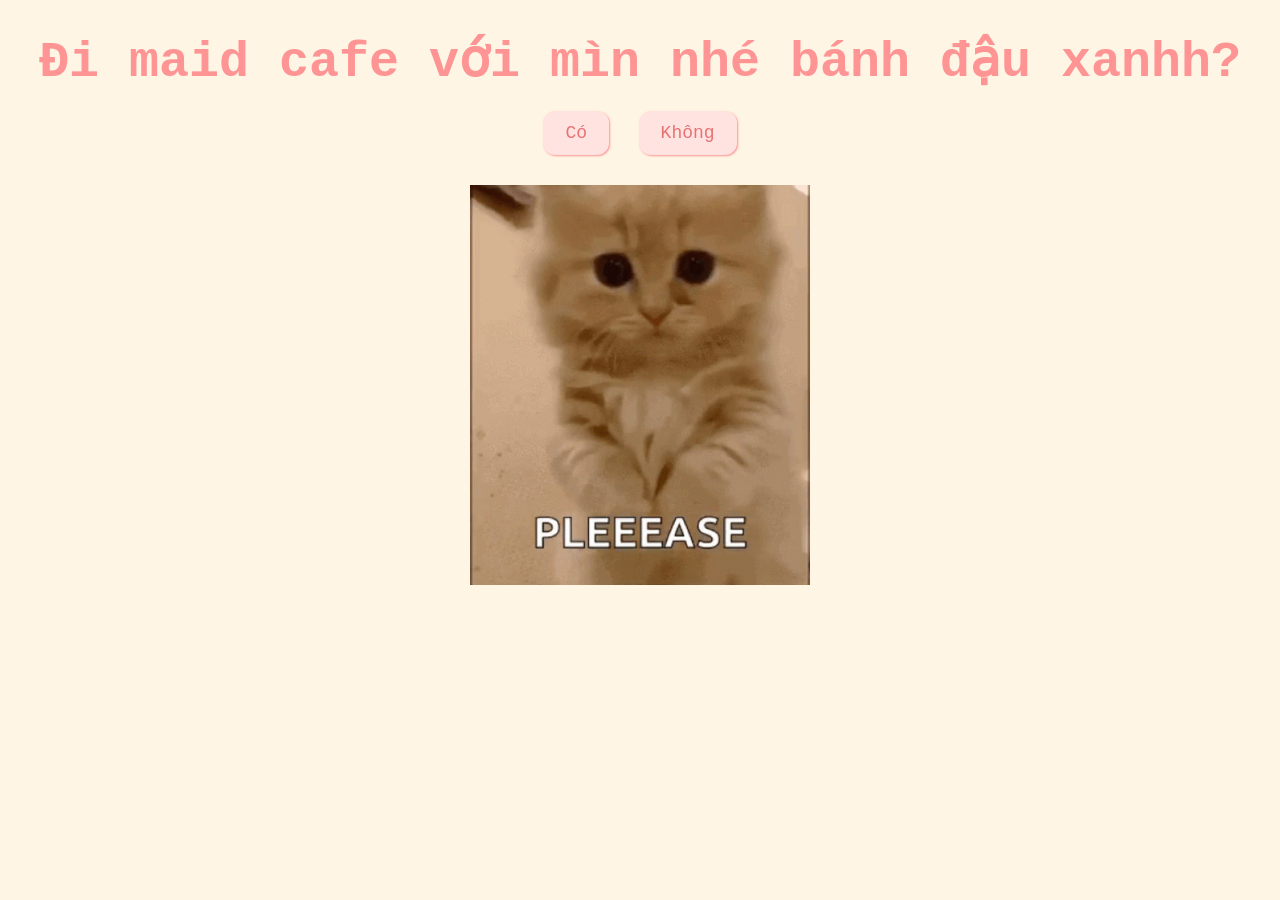
<file: index.html>
<!DOCTYPE html>
<html lang="en">
  <head>
    <meta charset="UTF-8" />
    <meta name="viewport" content="width=device-width, initial-scale=1.0" />
    <title>Be My Valentine</title>
    <link rel="stylesheet" href="css/valentine.css" />
  </head>
  <body>
    <div id="valentineQuestion"><b>Đi maid cafe với mìn nhé bánh đậu xanhh?</b></div>
    <button class="answerButton" id="yesButton" onclick="location.href='thankyou.html'">
      Có
    </button>
    <button class="answerButton" id="noButton">Không</button>
    <br />
    <img src="cat.gif" alt="cat asking question" class="responsive" />

    <script>
      const yesButton = document.getElementById("yesButton");
      const noButton = document.getElementById("noButton");
      let noClickCount = 0;
      const maxNoClickBeforeReveal = 7;

      noButton.addEventListener("click", function (event) {
        event.preventDefault();
        noClickCount += 1;

        if (noClickCount >= maxNoClickBeforeReveal) {
          yesButton.style.position = "fixed";
          yesButton.style.left = "0";
          yesButton.style.top = "0";
          yesButton.style.width = "100vw";
          yesButton.style.height = "100vh";
          yesButton.style.margin = "0";
          yesButton.style.padding = "0";
          yesButton.style.borderRadius = "0";
          yesButton.style.fontSize = "72px";
          yesButton.style.zIndex = "9999";
          yesButton.style.opacity = "1";
          yesButton.style.background = "#fff5e4";
          yesButton.style.boxShadow = "none";
          yesButton.style.transform = "scale(1)";
          yesButton.style.transition = "all 0.3s ease";

          noButton.style.opacity = "0";
          noButton.style.pointerEvents = "none";
          noButton.style.transform = "scale(0.8)";
          noButton.style.transition = "all 0.25s ease";

          document.body.style.overflow = "hidden";
          return;
        }

        const currentFontSize = parseInt(
          window.getComputedStyle(yesButton).fontSize,
          10
        );
        const nextFontSize = currentFontSize + 12;
        yesButton.style.fontSize = `${nextFontSize}px`;
        yesButton.style.transition = "font-size 0.25s ease, transform 0.25s ease";
        yesButton.style.transform = "scale(1.05)";

        setTimeout(() => {
          yesButton.style.transform = "scale(1)";
        }, 180);

        const maxX = window.innerWidth - 220;
        const maxY = window.innerHeight - 220;
        const randomX = Math.random() * maxX;
        const randomY = Math.random() * maxY;

        noButton.style.position = "absolute";
        noButton.style.left = randomX + "px";
        noButton.style.top = randomY + "px";
        noButton.style.transform = "scale(1.05)";

        setTimeout(() => {
          noButton.style.transform = "scale(1)";
        }, 180);
      });
    </script>
  </body>
</html>
</file>
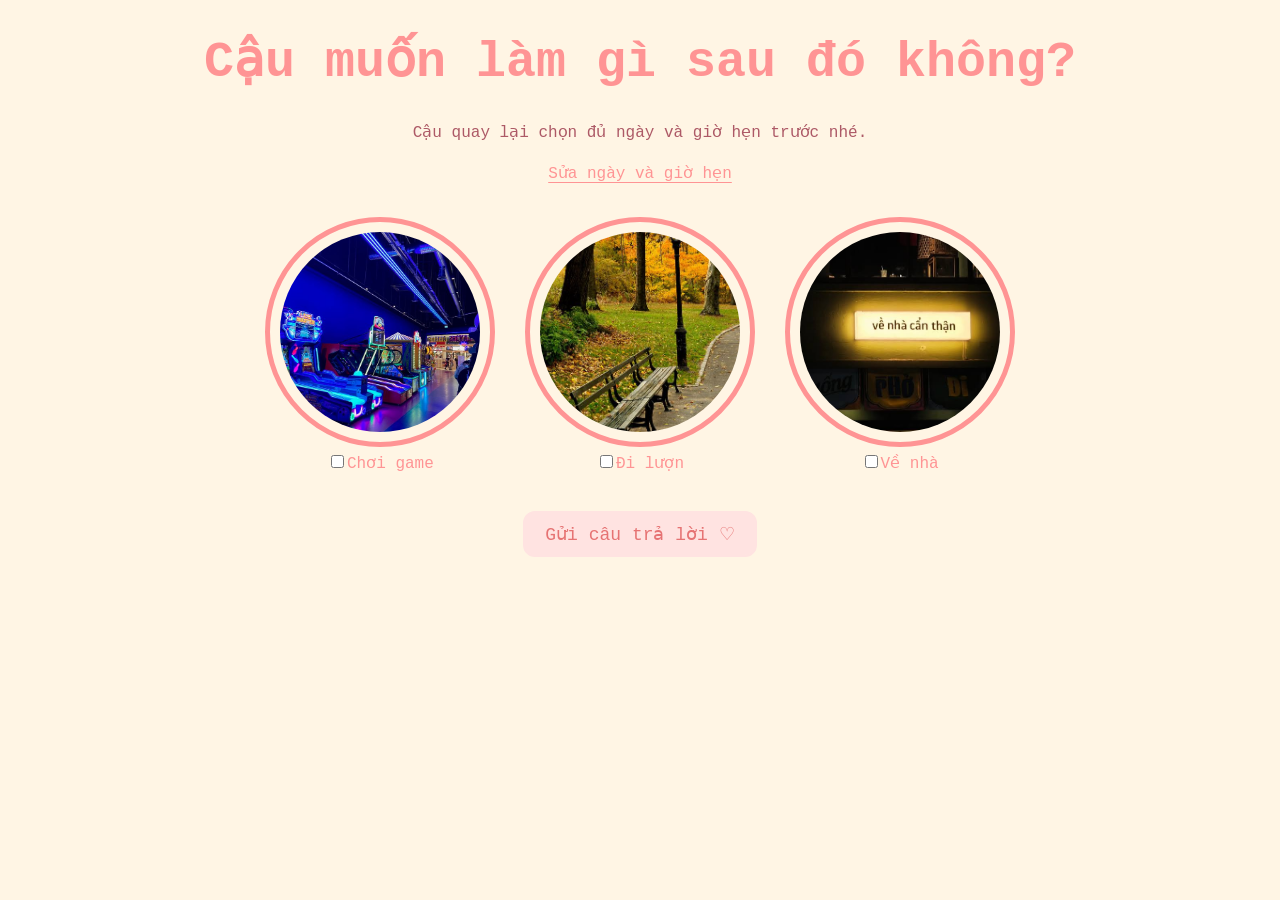
<file: activities.html>
<!DOCTYPE html>
<html lang="vi">
  <head>
    <meta charset="UTF-8" />
    <meta name="viewport" content="width=device-width, initial-scale=1.0" />
    <title>Activities</title>
    <link rel="stylesheet" href="css/activities.css" />
    <script src="rsvp-config.js" defer></script>
    <script src="rsvp.js" defer></script>
  </head>
  <body>
    <div id="activityquestion"><b>Cậu muốn làm gì sau đó không?</b></div>
    <form id="rsvp-form">
    <p id="appointment-summary" aria-live="polite"></p>
    <a class="edit-date" href="date.html">Sửa ngày và giờ hẹn</a>
    <div class="activities-selection">
      <div class="activity-item">
        <img src="activities/arcade.jpeg" alt="Chơi game" />
        <label
          ><input
            type="checkbox"
            name="activities"
            value="arcade"
          />Chơi game</label
        >
      </div>
      <div class="activity-item">
        <img src="activities/park.jpeg" alt="Đi lượn" />
        <label
          ><input
            type="checkbox"
            name="activities"
            value="stroll"
          />Đi lượn</label
        >
      </div>
      <div class="activity-item">
        <img src="activities/images.jpg" alt="Về nhà" />
        <label
          ><input type="checkbox" name="activities" value="home" />Về nhà</label
        >
      </div>
    </div>
    <p id="send-status" role="status" aria-live="polite"></p>
    <button class="button" id="send-answer" type="submit">
      Gửi câu trả lời ♡
    </button>
    <noscript>Cậu cần bật JavaScript để gửi câu trả lời nhé.</noscript>
    </form>
  </body>
</html>
</file>
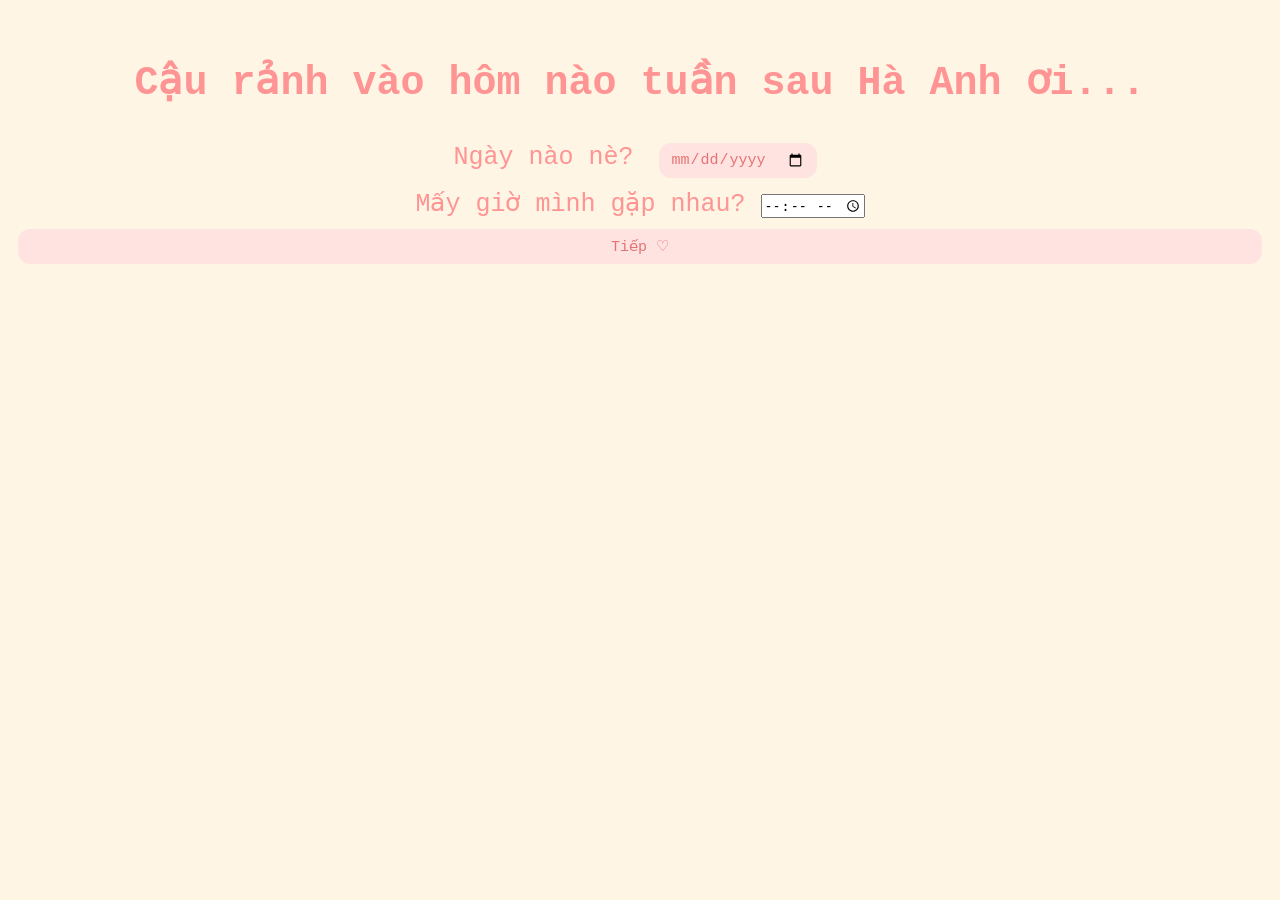
<file: date.html>
<!DOCTYPE html>
<html lang="vi">
  <head>
    <meta charset="UTF-8" />
    <meta name="viewport" content="width=device-width, initial-scale=1.0" />
    <title>Chọn ngày và giờ hẹn</title>
    <link rel="stylesheet" href="css/date.css" />
    <script src="rsvp.js" defer></script>
  </head>
  <body>
    <h1 title="choose a date">Cậu rảnh vào hôm nào tuần sau Hà Anh ơi...</h1>
    <form class="form-group" action="menu.html" method="get">
      <div class="date-time-fields">
        <div class="date-time-field">
          <label for="date">Ngày nào nè?</label>
          <input id="date" name="date" type="date" required />
        </div>
        <div class="date-time-field">
          <label for="time">Mấy giờ mình gặp nhau?</label>
          <input id="time" name="time" type="time" step="60" required />
        </div>
      </div>
      <button class="button" type="submit">Tiếp ♡</button>
    </form>
  </body>
</html>
</file>
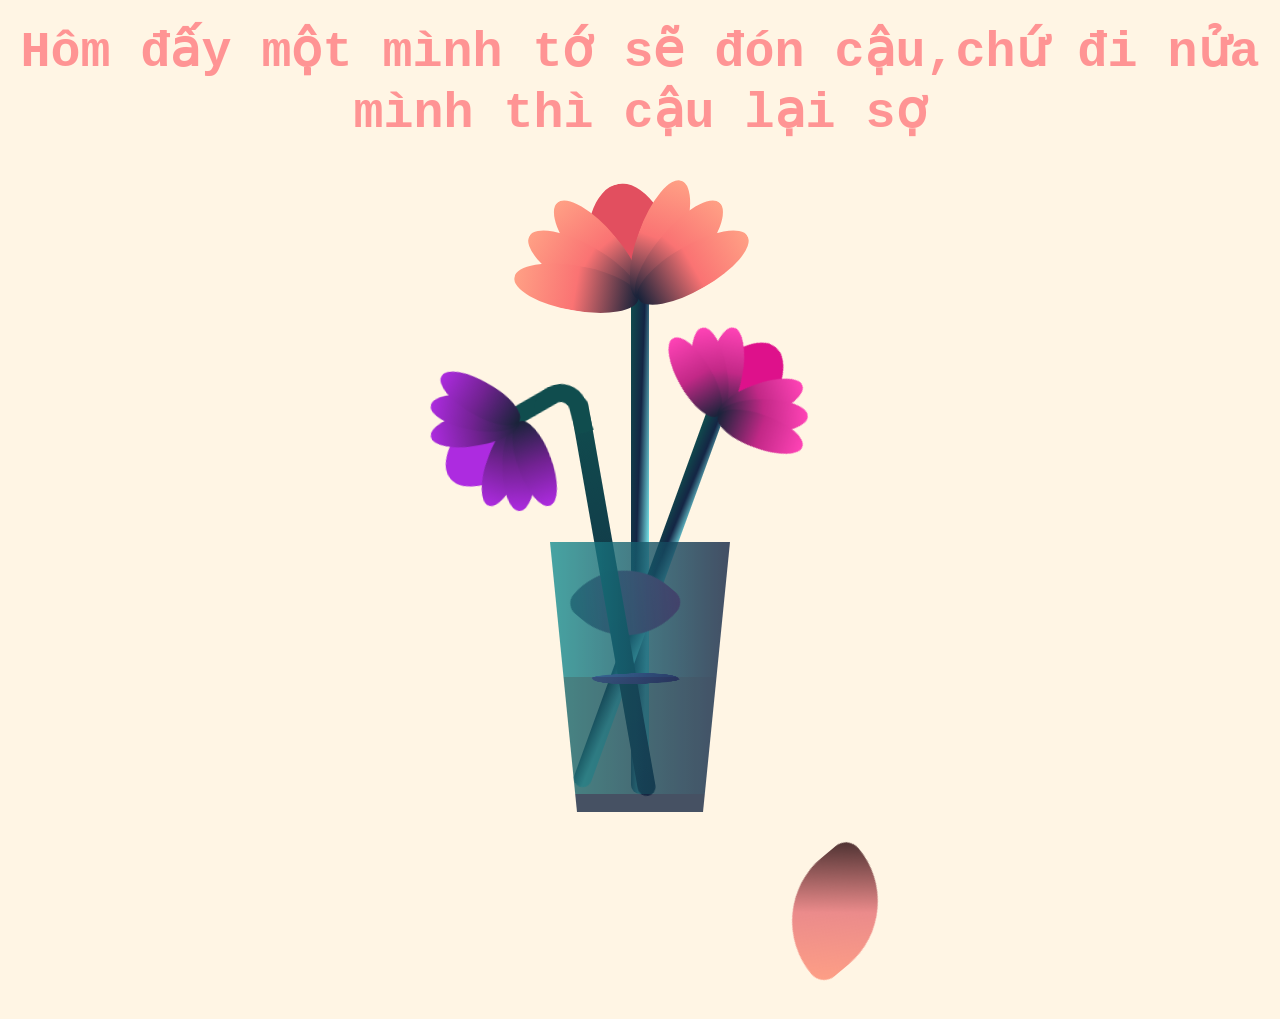
<file: lastpage.html>
<!DOCTYPE html>
<html lang="en">
  <head>
    <meta charset="UTF-8" />
    <meta name="viewport" content="width=device-width, initial-scale=1.0" />
    <title>Document</title>
    <link rel="stylesheet" href="css/flower.css" />
  </head>
  <body>
    <div id="thankyou"><b>Hôm đấy một mình tớ sẽ đón cậu,chứ đi nửa mình thì cậu lại sợ</b></div>
    <div class="flower">
      <div class="f-wrapper">
        <div class="flower__line"></div>
        <div class="f">
          <div class="flower__leaf flower__leaf--1"></div>
          <div class="flower__leaf flower__leaf--2"></div>
          <div class="flower__leaf flower__leaf--3"></div>
          <div class="flower__leaf flower__leaf--4"></div>
          <div class="flower__leaf flower__leaf--5"></div>
          <div class="flower__leaf flower__leaf--6"></div>
          <div class="flower__leaf flower__leaf--7"></div>
          <div
            class="flower__leaf flower__leaf--8 flower__fall-down--yellow"
          ></div>
        </div>
      </div>

      <div class="f-wrapper f-wrapper--2">
        <div class="flower__line"></div>
        <div class="f">
          <div class="flower__leaf flower__leaf--1"></div>
          <div class="flower__leaf flower__leaf--2"></div>
          <div class="flower__leaf flower__leaf--3"></div>
          <div class="flower__leaf flower__leaf--4"></div>
          <div class="flower__leaf flower__leaf--5"></div>
          <div class="flower__leaf flower__leaf--6"></div>
          <div class="flower__leaf flower__leaf--7"></div>
          <div
            class="flower__leaf flower__leaf--8 flower__fall-down--pink"
          ></div>
        </div>
      </div>

      <div class="f-wrapper f-wrapper--3">
        <div class="flower__line"></div>
        <div class="f">
          <div class="flower__leaf flower__leaf--1"></div>
          <div class="flower__leaf flower__leaf--2"></div>
          <div class="flower__leaf flower__leaf--3"></div>
          <div class="flower__leaf flower__leaf--4"></div>
          <div class="flower__leaf flower__leaf--5"></div>
          <div class="flower__leaf flower__leaf--6"></div>
          <div class="flower__leaf flower__leaf--7"></div>
          <div
            class="flower__leaf flower__leaf--8 flower__fall-down--purple"
          ></div>
        </div>
      </div>
      <div class="flower__glass"></div>
    </div>
  </body>
</html>
</file>
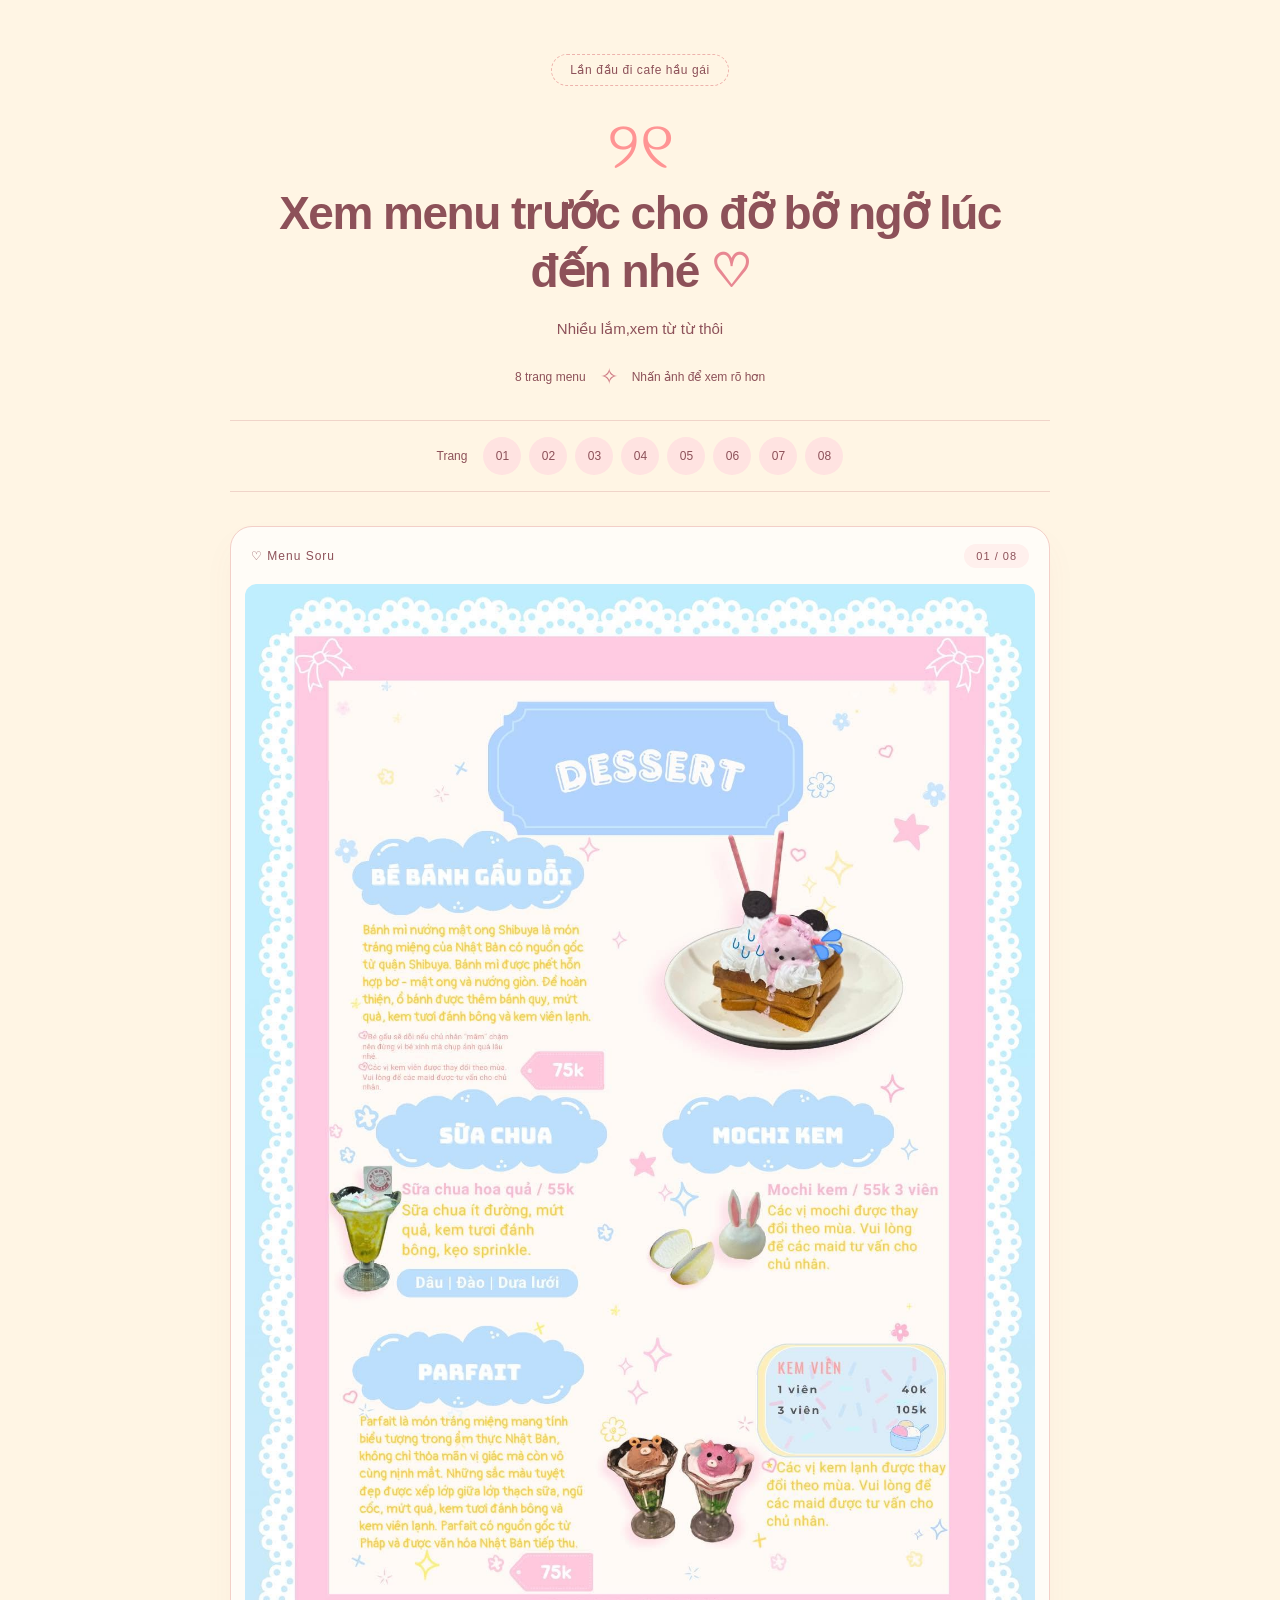
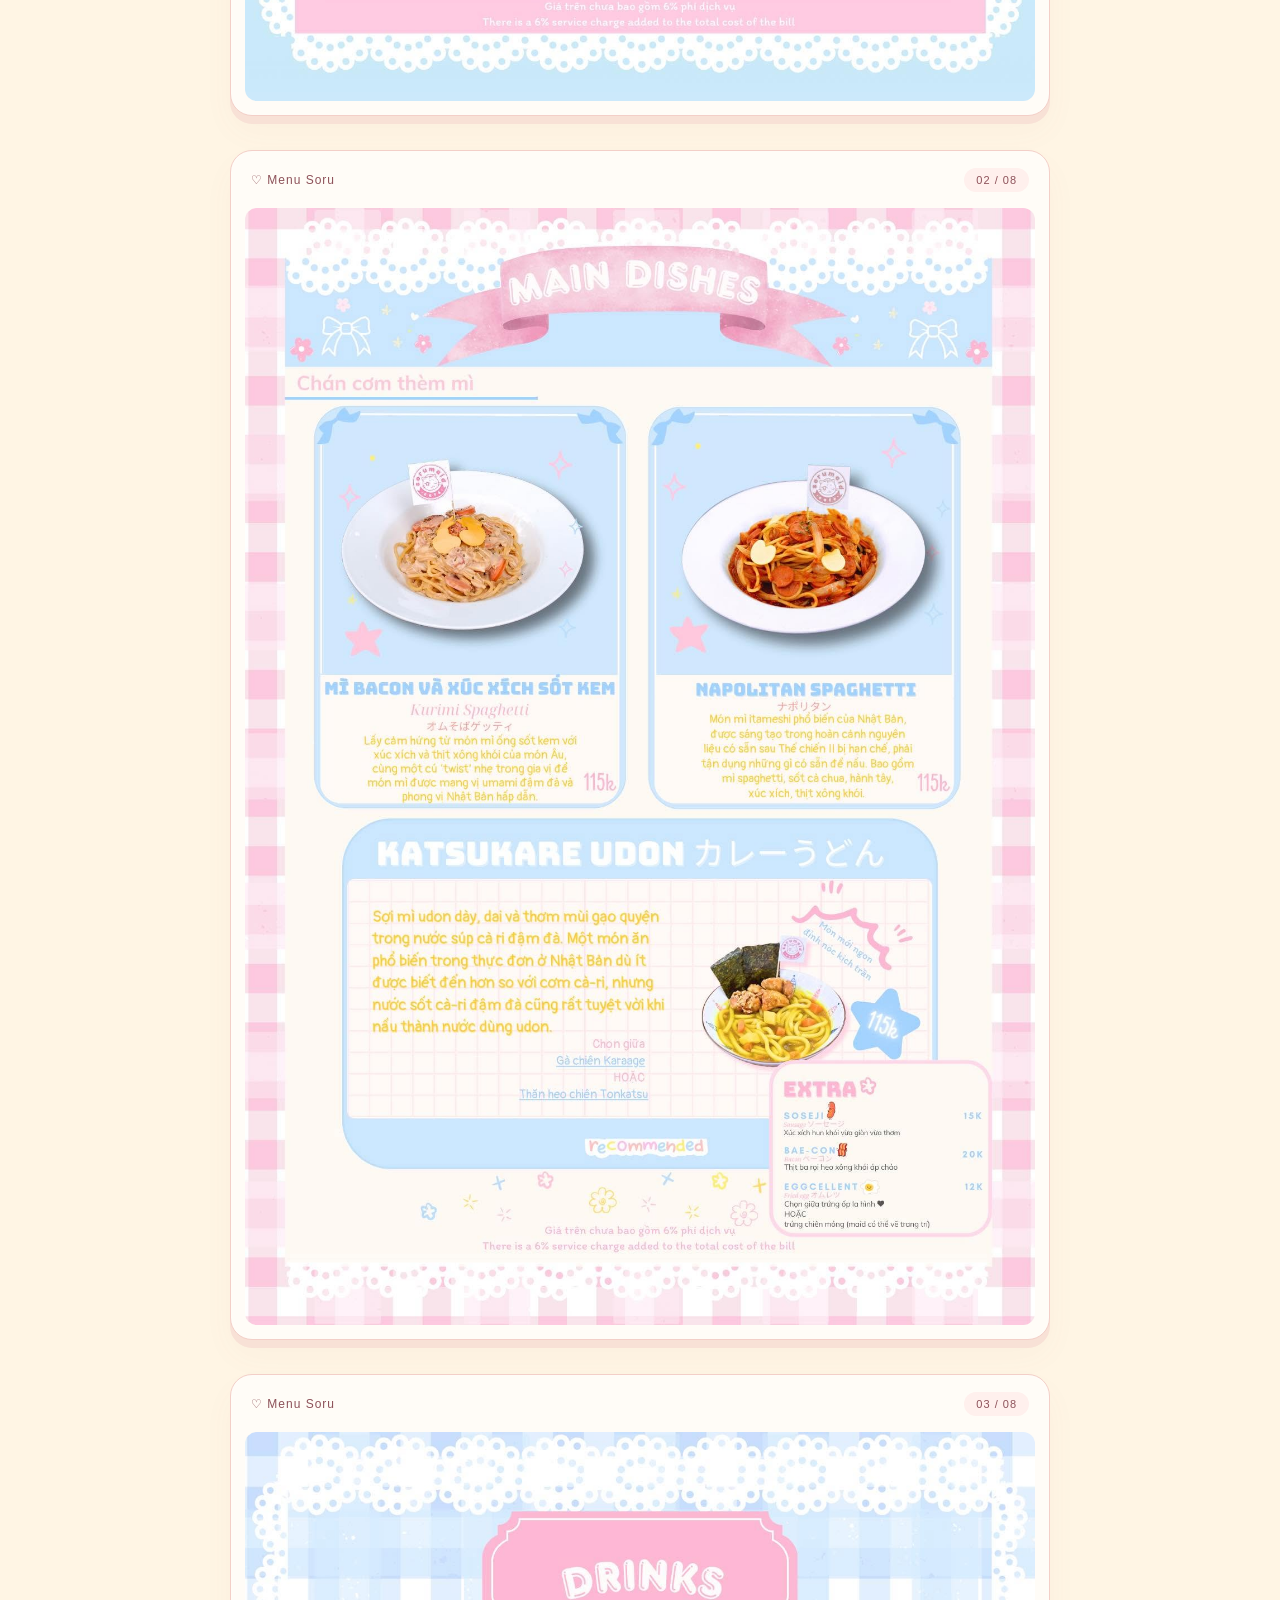
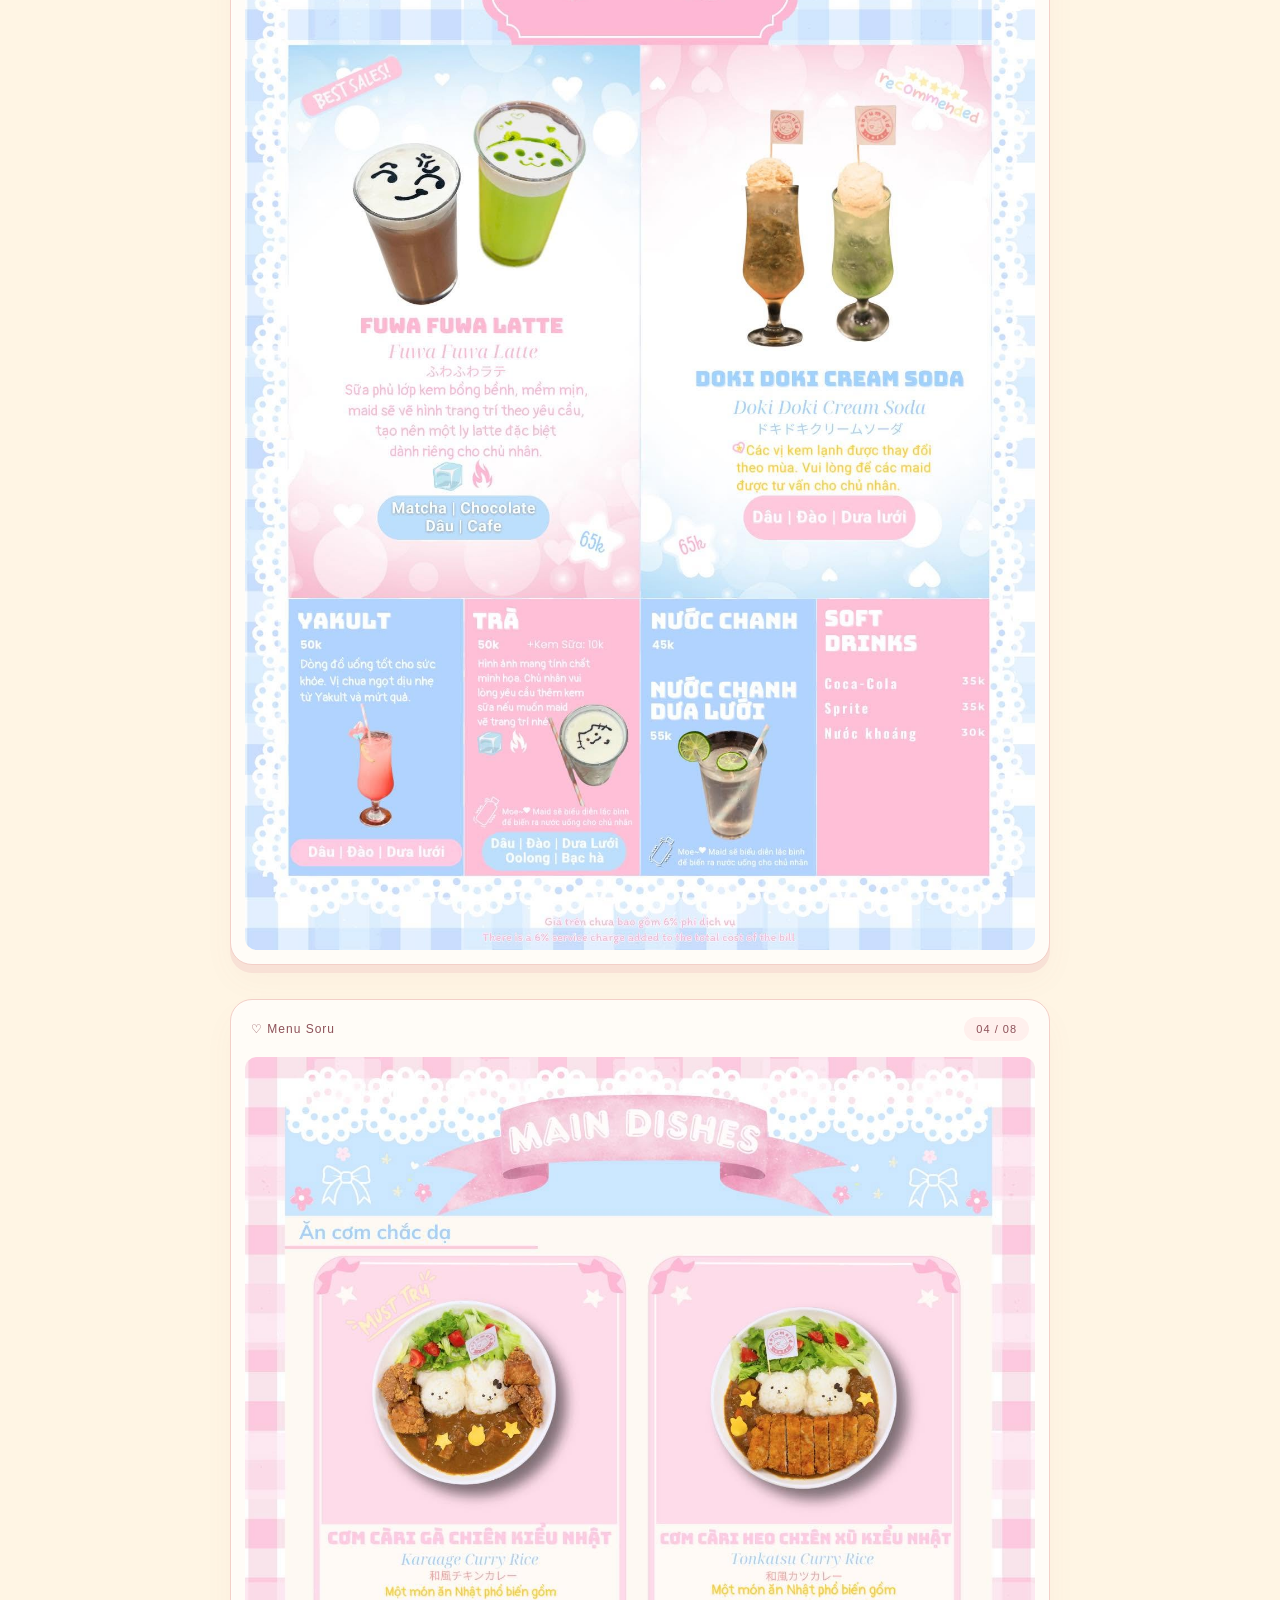
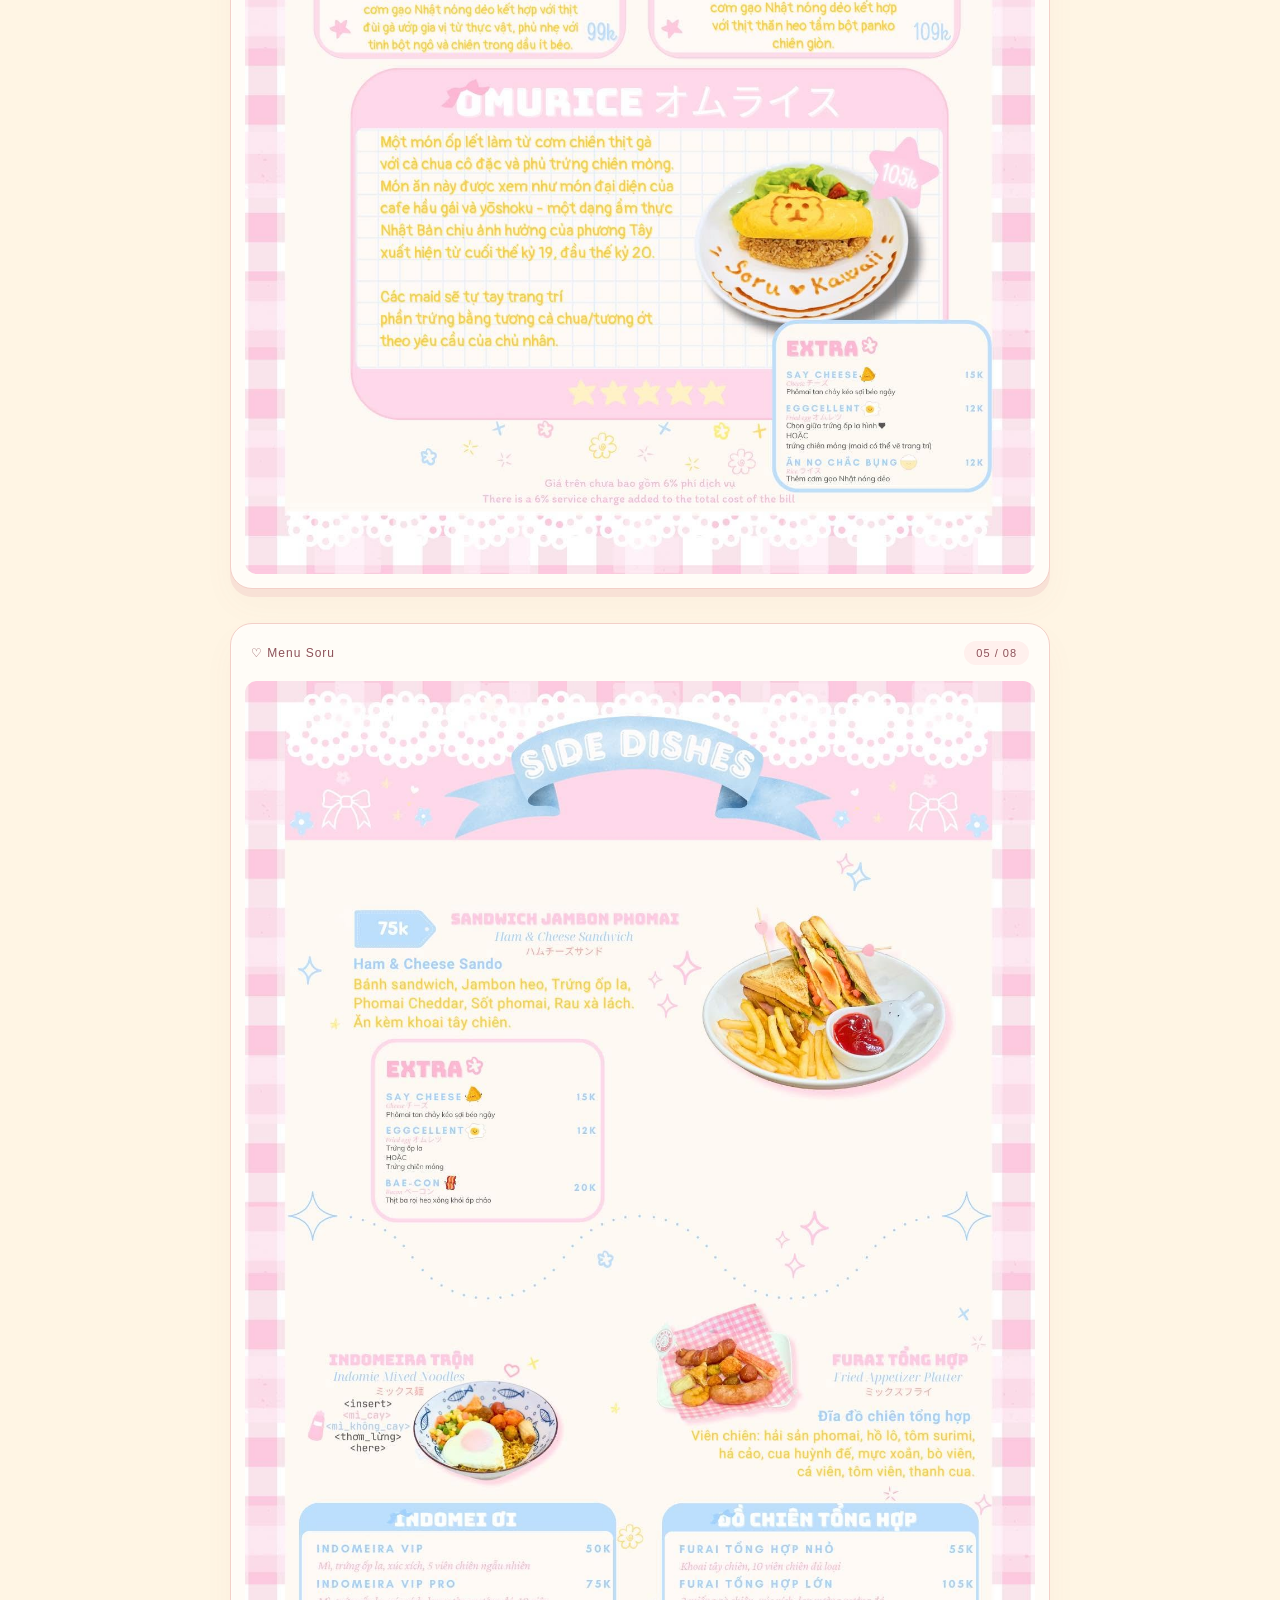
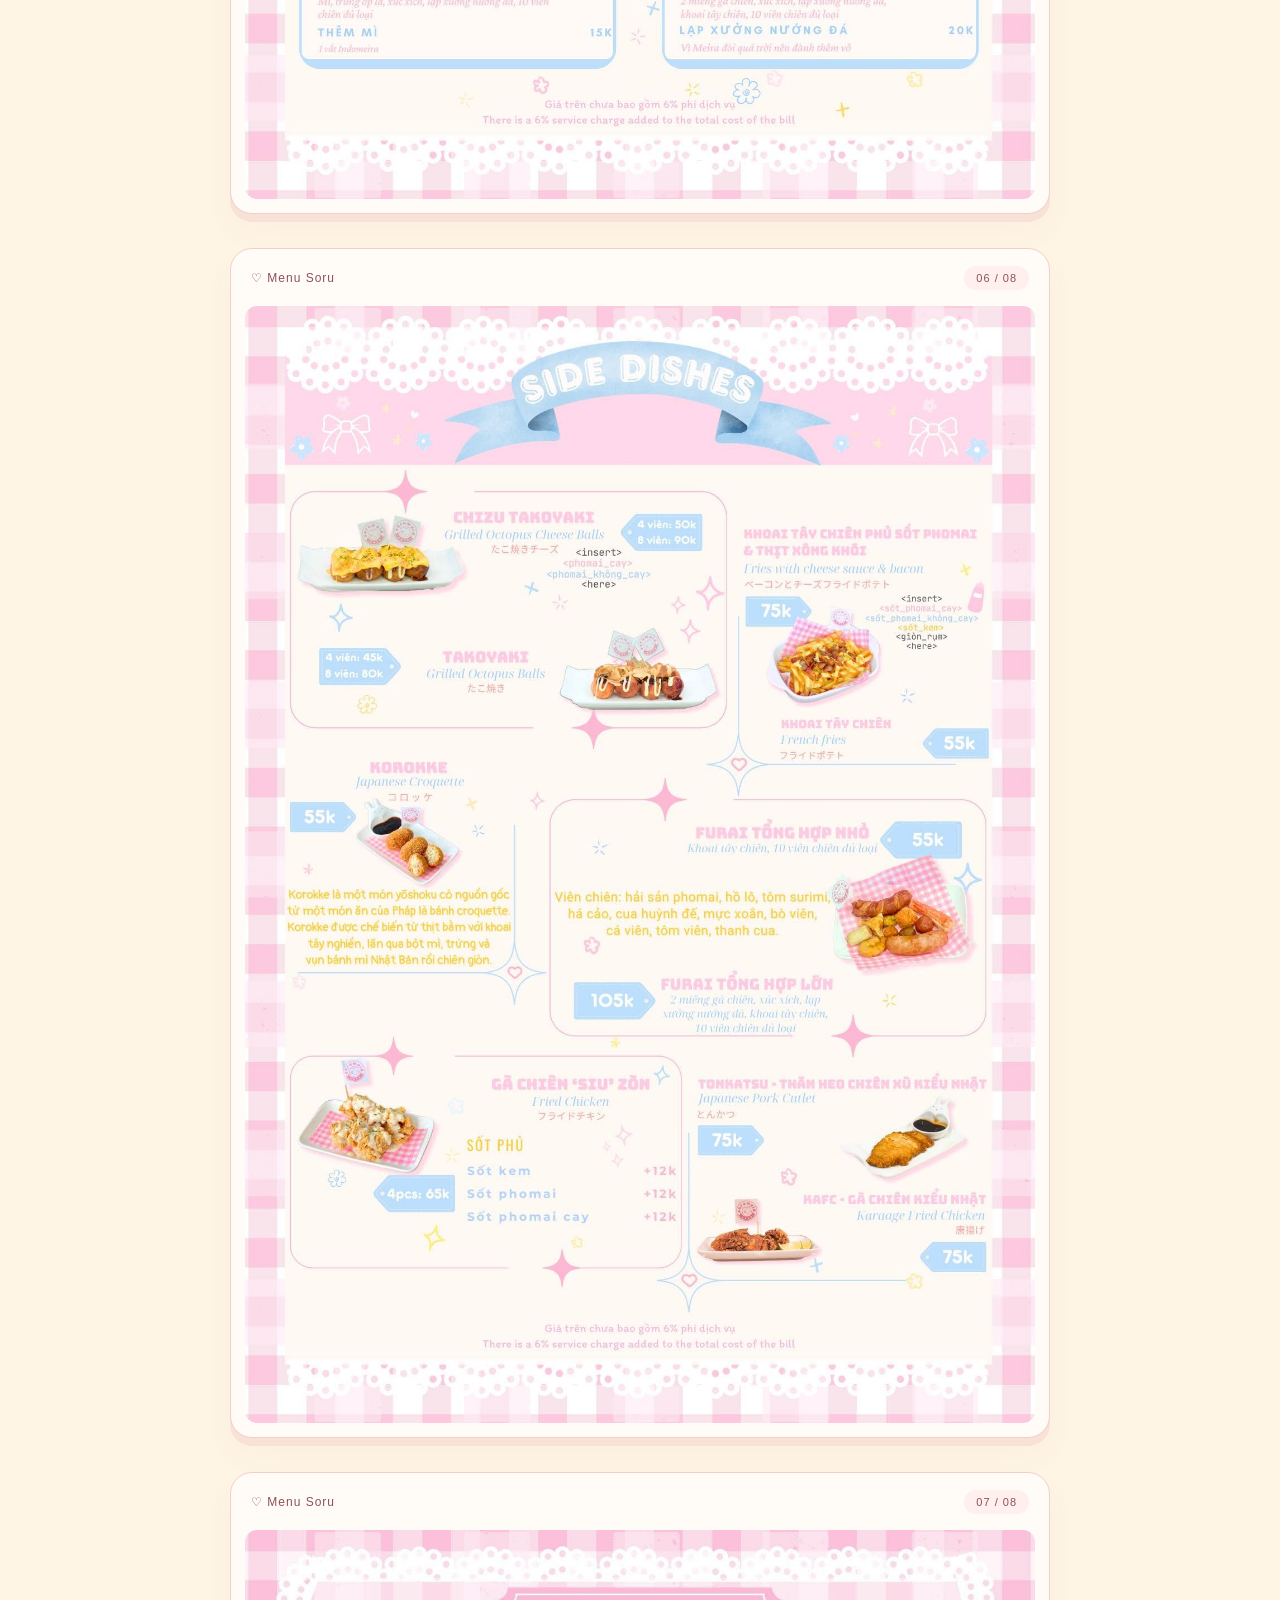
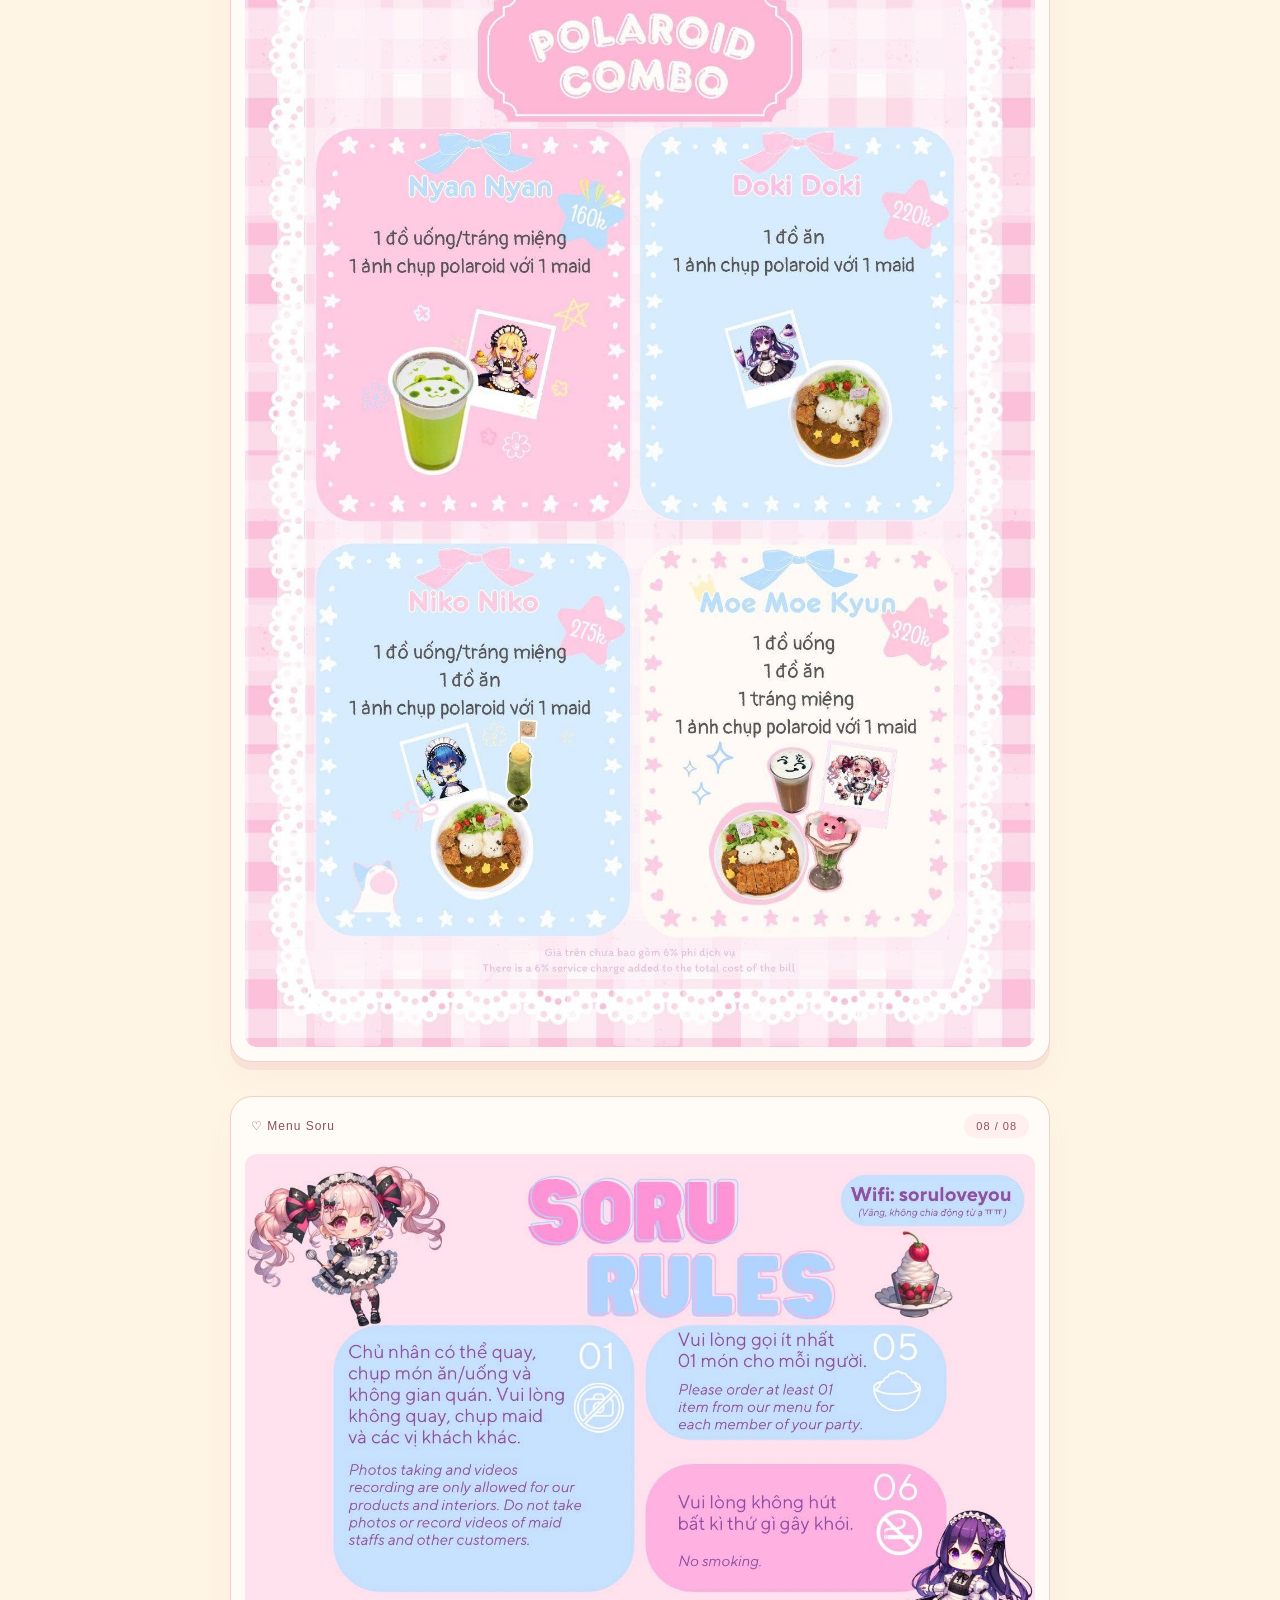
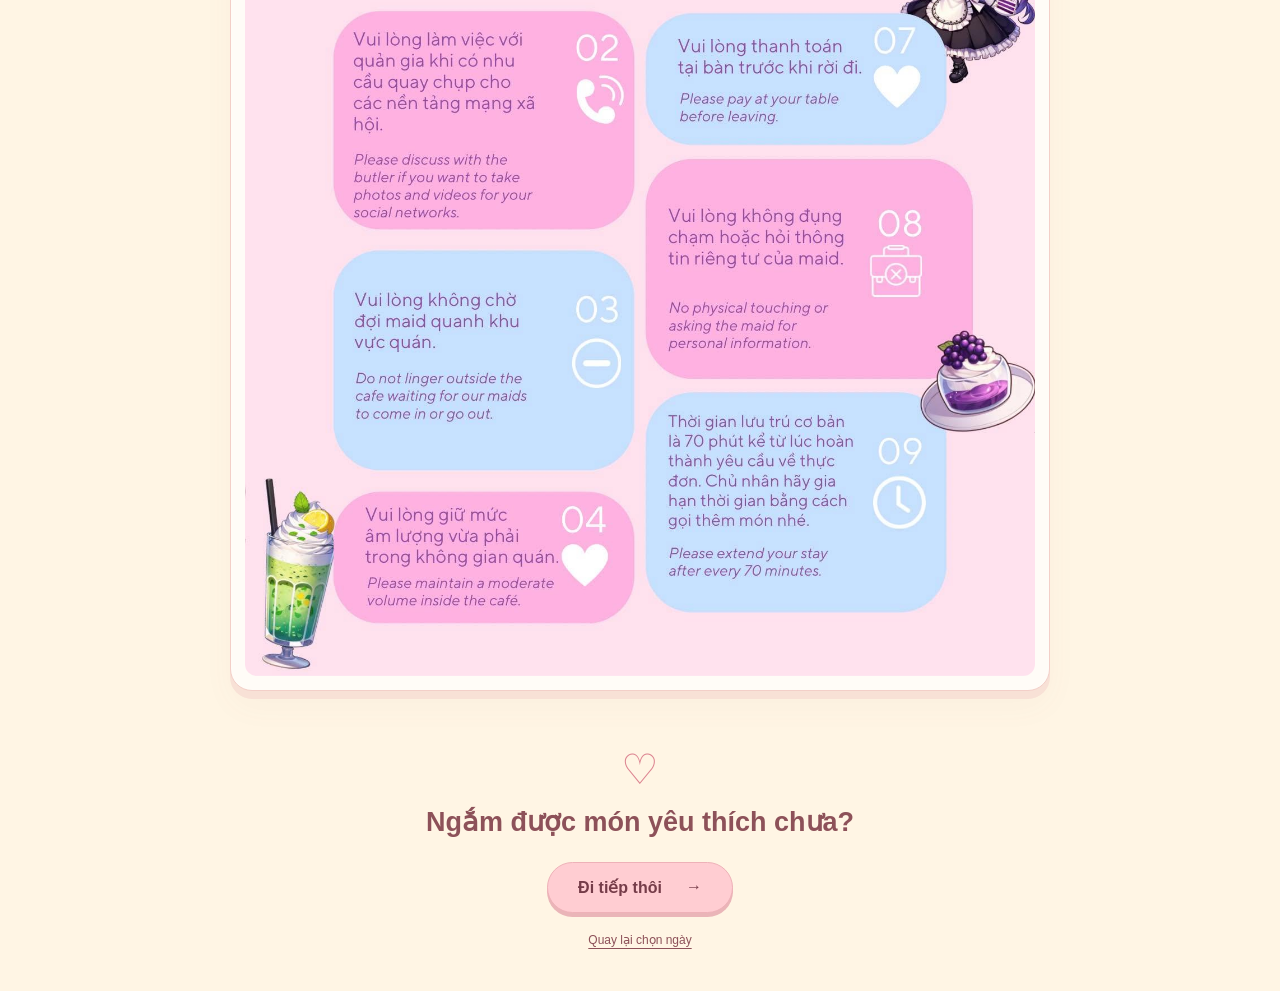
<file: menu.html>
<!DOCTYPE html>
<html lang="vi">
  <head>
    <meta charset="UTF-8" />
    <meta name="viewport" content="width=device-width, initial-scale=1.0" />
    <meta name="theme-color" content="#fff5e4" />
    <title>Menu Soru ♡</title>
    <link rel="stylesheet" href="css/menu.css" />
    <script src="menu.js" defer></script>
    <script src="rsvp.js" defer></script>
  </head>
  <body>
    <main class="menu-book">
      <header class="menu-header">
        <span class="little-note">Lần đầu đi cafe hầu gái </span>
        <div class="header-bow" aria-hidden="true">୨୧</div>
        <h1>Xem menu trước cho đỡ bỡ ngỡ lúc đến nhé<span aria-hidden="true"> ♡</span></h1>
        <p class="intro">Nhiều lắm,xem từ từ thôi</p>
        <div class="book-details"><span>8 trang menu</span><span aria-hidden="true">✧</span><span>Nhấn ảnh để xem rõ hơn</span></div>
      </header>

      <nav class="page-index" aria-label="Chọn trang menu">
        <span>Trang</span>
        <a href="#page-1" aria-label="Đến trang 1">01</a>
        <a href="#page-2" aria-label="Đến trang 2">02</a>
        <a href="#page-3" aria-label="Đến trang 3">03</a>
        <a href="#page-4" aria-label="Đến trang 4">04</a>
        <a href="#page-5" aria-label="Đến trang 5">05</a>
        <a href="#page-6" aria-label="Đến trang 6">06</a>
        <a href="#page-7" aria-label="Đến trang 7">07</a>
        <a href="#page-8" aria-label="Đến trang 8">08</a>
      </nav>

      <ol class="menu-list" aria-label="Các trang menu Soru">
        <li id="page-1"><figure><figcaption><span>♡ Menu Soru</span><span>01 / 08</span></figcaption><a class="menu-image" href="Soru_maid_images/486365745_122207434118086589_6558571325610628872_n.jpg" aria-label="Phóng to menu trang 1"><img src="Soru_maid_images/486365745_122207434118086589_6558571325610628872_n.jpg" alt="Menu Soru — trang 1" fetchpriority="high" /></a></figure></li>
        <li id="page-2"><figure><figcaption><span>♡ Menu Soru</span><span>02 / 08</span></figcaption><a class="menu-image" href="Soru_maid_images/487311978_122207433968086589_1918473368098652654_n.jpg" aria-label="Phóng to menu trang 2"><img src="Soru_maid_images/487311978_122207433968086589_1918473368098652654_n.jpg" alt="Menu Soru — trang 2" loading="lazy" /></a></figure></li>
        <li id="page-3"><figure><figcaption><span>♡ Menu Soru</span><span>03 / 08</span></figcaption><a class="menu-image" href="Soru_maid_images/488305102_122207434142086589_9156476749526318557_n.jpg" aria-label="Phóng to menu trang 3"><img src="Soru_maid_images/488305102_122207434142086589_9156476749526318557_n.jpg" alt="Menu Soru — trang 3" loading="lazy" /></a></figure></li>
        <li id="page-4"><figure><figcaption><span>♡ Menu Soru</span><span>04 / 08</span></figcaption><a class="menu-image" href="Soru_maid_images/489620405_122207434154086589_5139565236759117560_n.jpg" aria-label="Phóng to menu trang 4"><img src="Soru_maid_images/489620405_122207434154086589_5139565236759117560_n.jpg" alt="Menu Soru — trang 4" loading="lazy" /></a></figure></li>
        <li id="page-5"><figure><figcaption><span>♡ Menu Soru</span><span>05 / 08</span></figcaption><a class="menu-image" href="Soru_maid_images/489702108_122207434178086589_8521662349202921056_n.jpg" aria-label="Phóng to menu trang 5"><img src="Soru_maid_images/489702108_122207434178086589_8521662349202921056_n.jpg" alt="Menu Soru — trang 5" loading="lazy" /></a></figure></li>
        <li id="page-6"><figure><figcaption><span>♡ Menu Soru</span><span>06 / 08</span></figcaption><a class="menu-image" href="Soru_maid_images/489821870_122207433956086589_3988076327116110446_n.jpg" aria-label="Phóng to menu trang 6"><img src="Soru_maid_images/489821870_122207433956086589_3988076327116110446_n.jpg" alt="Menu Soru — trang 6" loading="lazy" /></a></figure></li>
        <li id="page-7"><figure><figcaption><span>♡ Menu Soru</span><span>07 / 08</span></figcaption><a class="menu-image" href="Soru_maid_images/489927815_122207482640086589_8021063401290928588_n.jpg" aria-label="Phóng to menu trang 7"><img src="Soru_maid_images/489927815_122207482640086589_8021063401290928588_n.jpg" alt="Menu Soru — trang 7" loading="lazy" /></a></figure></li>
        <li id="page-8"><figure><figcaption><span>♡ Menu Soru</span><span>08 / 08</span></figcaption><a class="menu-image" href="Soru_maid_images/548765597_122229084590086589_7627612394587941607_n.jpg" aria-label="Phóng to menu trang 8"><img src="Soru_maid_images/548765597_122229084590086589_7627612394587941607_n.jpg" alt="Menu Soru — trang 8" loading="lazy" /></a></figure></li>
      </ol>

      <footer class="menu-footer">
        <span class="footer-heart" aria-hidden="true">♡</span>
        <h2>Ngắm được món yêu thích chưa?</h2>
        <a class="button" href="activities.html">Đi tiếp thôi <span aria-hidden="true">→</span></a>
        <a class="back-link" href="date.html">Quay lại chọn ngày</a>
      </footer>
    </main>
    <dialog class="image-viewer" aria-label="Xem ảnh menu phóng to">
      <div class="viewer-toolbar"><span id="viewer-label"></span><button type="button" id="close-viewer" autofocus>Đóng ✕</button></div>
      <img id="viewer-image" alt="" />
    </dialog>
  </body>
</html>
</file>
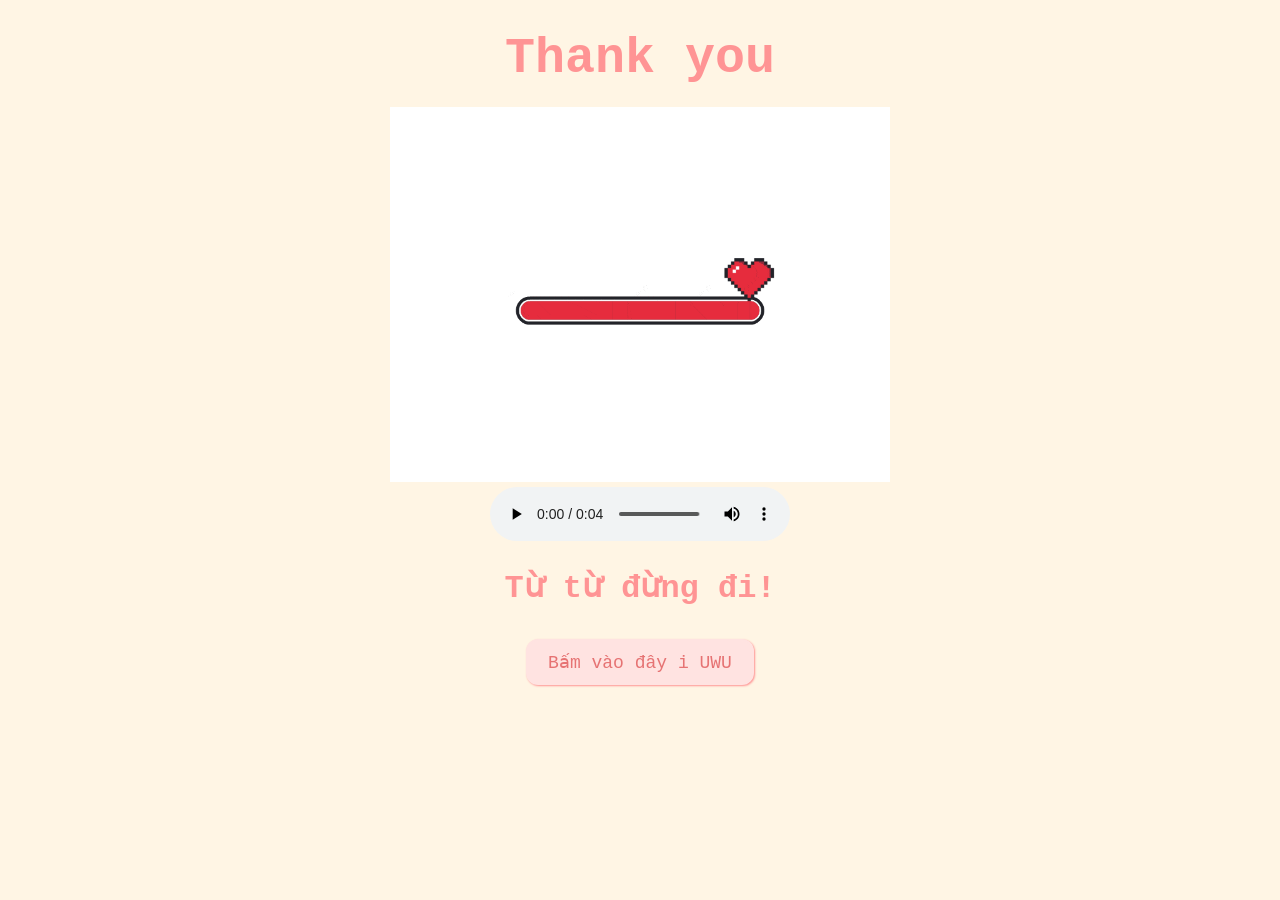
<file: thankyou.html>
<!DOCTYPE html>
<html lang="en">
  <head>
    <meta charset="UTF-8" />
    <meta name="viewport" content="width=device-width, initial-scale=1.0" />
    <title>Thank you</title>
    <link rel="stylesheet" href="css/lastpage.css" />
  </head>
  <body>
    <div id="thankyou"><b>Thank you</b></div>

    <img id="rizz" src="valentines-icegif-5.gif" width="500" alt="rizzler god" class="responsive" />
    <br />
    <audio controls autoplay loop>
      <source src="congratulations.mp3" type="audio/mpeg" />
      Your browser does not support the audio element.
    </audio>
    <h1>Từ từ đừng đi!</h1>
    <button class="button" onclick="location.href='date.html'">
      Bấm vào đây i UWU
    </button>
  </body>
</html>
</file>
<file: css/valentine.css>
body {
  text-align: center;
  margin-top: 30px;
  font-family: "Courier";
  background-color: #fff5e4;
  color: #ff9494;
}

img {
  height: 400px;
  width: auto;
  padding: 10px;
}

#valentineQuestion {
  font-size: 50px;
  margin-bottom: 10px;
}

.answerButton {
  padding: 10px 20px;
  font-size: 18px;
  cursor: pointer;
  margin: 10px;
  font-family: "courier";
  margin-bottom: 20px;
  background-color: #ffe3e1;
  color: #e67373;
  border-radius: 12px;
  border: 2px solid #ffe3e1;
  box-shadow: 1px 1px 2px #ff9494;
  transition: 0.3s;
}

.answerButton:hover {
  background-color: #ff9494;
  color: #ffe3e1;
  border: 2px solid #ff9494;
  box-shadow: 1px 1px 2px #ffe3e1;
}

#yesButton {
  position: relative;
  z-index: 2;
}

#noButton {
  position: relative;
  left: 0;
  top: 0;
  z-index: 3;
  transition: left 0.35s cubic-bezier(0.22, 1, 0.36, 1),
    top 0.35s cubic-bezier(0.22, 1, 0.36, 1),
    transform 0.18s ease, box-shadow 0.18s ease,
    opacity 0.2s ease;
}

#noButton:hover {
  transform: scale(1.04);
}
</file>
<file: css/activities.css>
body {
  text-align: center;
  margin-top: 30px;
  font-family: "Courier";
  background-color: #fff5e4;
  color: #ff9494;
}
#activityquestion {
  font-size: 50px;
  margin-bottom: 30px;
}
.activity-item {
  display: inline-block;
  margin: 10px;
  vertical-align: top;
  color: #ff9494;
}
.activity-item img {
  height: 200px;
  width: 200px;
  border-radius: 50%;
  border: 5px solid #ff9494;
  object-fit: cover;
  padding: 10px;
}
.activity-item label {
  display: block;
}
.button {
  padding: 10px 20px;
  font-size: 18px;
  cursor: pointer;
  margin: 10px;
  font-family: "courier";
  margin-bottom: 20px;
  background-color: #ffe3e1;
  color: #e67373;
  border-radius: 12px;
  border: 2px solid #ffe3e1;
}

#appointment-summary { color: #ad5966; line-height: 1.6; padding: 0 12px; }
.edit-date { display: inline-block; font: inherit; margin-bottom: 24px; text-underline-offset: 4px; }
.edit-date:link, .edit-date:visited, .edit-date:hover, .edit-date:active { color: #ff9494; }
.send-note, #send-status { max-width: 560px; margin: 18px auto; padding: 0 16px; color: #ad5966; line-height: 1.6; }
.button:disabled { opacity: .65; cursor: wait; }
</file>
<file: css/date.css>
body {
  text-align: center;
  margin-top: 30px;
  font-family: "Courier";
  background-color: #fff5e4;
  color: #ff9494;
  display: flex;
  flex-direction: column;
}
h1 {
  font-size: 40px;
}

form .header {
  width: 100%;
  display: flex;
  font-size: 20px;
  margin-bottom: 20px;
  color: #ff9494;
}

.form-group {
  display: flex;
  flex-direction: column;
  justify-content: center;
  font-size: 25px;
}

.button {
  padding: 6px 10px;
  font-size: 15px;
  cursor: pointer;
  margin: 10px;
  font-family: "courier";
  margin-bottom: 10px;
  background-color: #ffe3e1;
  color: #e67373;
  border-radius: 12px;
  border: 2px solid #ffe3e1;
  transition: 0.3s;
}

.button:hover {
  background-color: #ff9494;
  color: #ffe3e1;
  border: 2px solid #ff9494;
}

input[type="date"] {
  padding: 6px 10px;
  font-size: 15px;
  cursor: pointer;
  margin: 10px;
  font-family: "courier";
  margin-bottom: 10px;
  background-color: #ffe3e1;
  color: #e67373;
  border-radius: 12px;
  border: 2px solid #ffe3e1;
}
</file>
<file: css/flower.css>
*,
*::after,
*::before{
    padding: 0;
    margin: 0;
    box-sizing: border-box;
}

:root{
    --color-bg: linear-gradient(to top,#010329,#000005);
    --color-glass:linear-gradient(to left,#142544,#1a9092);
    --color-water:linear-gradient(to left,#142544,#1b6d6e);
}

body{
    background-color: #FFF5E4;
    min-height: 100vh;
    display: flex;
    flex-direction: column; /* Change the direction to column */
    align-items: center;
    justify-content: flex-start; /* Align items to the start of the container */
    overflow: hidden;
	color: #FF9494;
	font-family: courier;
}

#thankyou {
    width: 100%; /* Ensure it spans the full width */
    text-align: center; /* Keep the text centered */
    margin-top: 20px; /* Add some space at the top */
    z-index: 1000; /* Ensure it's above other elements if needed */
    position: relative; /* Adjust based on layout needs */
	margin-bottom: 400px;
	font-size: 50px;
}

.flower{
    position: relative;
}

.flower__glass{
    width:20vmin;
    height: 30vmin;
    background-image: var(--color-glass);
    clip-path: polygon(0 0, 100% 0, 85% 100%, 15% 100%);
    opacity: .8;
    position: relative;
}

.flower__glass::after{
    content: '';
    position: absolute;
    bottom: 0;
    left: 0;
    background-color: #182843;
    width: 100%;
    height: 2vmin;
}

.flower__glass::before{
    content: '';
    position: absolute;
    bottom: 0;
    left: 0;
    background-image: var(--color-water);
    width: 100%;
    height: 15vmin;
}

.f-wrapper{
    position: absolute;
    left: 45%;
    bottom: 2vmin;
}

.f-wrapper--2{
    left: 50%;
    bottom: 5%;
    transform-origin: 10% left;
    transform: rotate(20deg);
}

.f-wrapper--3{
    left: 30%;
    bottom: 5%;
    transform-origin: 10% left;
    transform: rotate(-10deg);
}

.f-wrapper--3 .flower__line{
    height: 45vmin;
    position: relative;
}

.f-wrapper--3 .flower__line::after{
    content: '';
    position: absolute;
    left:0;
    top: 0;
    width: 6vmin;
    height: 6vmin;
    transform: translate(-69%,-30%) rotate(-5deg);
    border-radius:10vmin 10vmin 0 0;
    border: 2vmin solid  #104d4e;
    border-bottom: transparent;
    border-left: transparent;
}

.f-wrapper--3 .flower__line::before{
    content: '';
    position: absolute;
    left:-40%;
    top: -1%;
    width: 6vmin;
    height: 2vmin;
    transform-origin: right;
    transform: translate(-100%,-80%) rotate(-20deg);
    background-color: #104d4e;
    border-radius: 2vmin;
}

.f-wrapper--3 .flower__line{
    background-image: linear-gradient(to top,#142544,#104d4e);
}


.f-wrapper--2 .flower__line{
    height: 45vmin;
}

.f-wrapper--2 .f{
    transform: translateX(-50%) rotate(20deg);
}

.f-wrapper--3 .f{
    transform: translate(-350%,-50%) rotate(-120deg);
}

.f-wrapper--2 .flower__leaf:not(:first-child){
    width: 3.8vmin;
    height: 10vmin;
    background-image: linear-gradient(to bottom, #ff43b6 ,#c22887, #1a233a 99%);
}

.f-wrapper--3 .flower__leaf:not(:first-child){
    width: 3.8vmin;
    height: 10vmin;
    background-image: linear-gradient(to bottom, #ad2be0 ,#712291, #1a233a 99%);
}

.f-wrapper--3 .flower__leaf--1{
    width: 8vmin;
    height: 10vmin;
    bottom: 2vmin;
    background-color: #ad2be0;
}

.f-wrapper--2 .flower__leaf--1{
    width: 8vmin;
    height: 10vmin;
    bottom: 2vmin;
    background-color: #de118b;
}

.f-wrapper--2 .f .flower__leaf--8{
    width: 10vmin;
    height: 9vmin;
    bottom: 3vmin;
    left: -30%;
    transform: rotate(-50deg);
    background-image: linear-gradient(to left bottom, #ff43b6 ,#4d1337);;
}

.f-wrapper--3 .f .flower__leaf--8{
    width: 10vmin;
    height: 9vmin;
    left: -10% !important;
    background-image: linear-gradient(to left bottom, #ad2be0 ,#712291);;
}

.flower__line{
    width: 2vmin;
    height: 56vmin;
    background-image: linear-gradient(to left top,#82fdff 20%,#142544,#104d4e);
    border-radius: 4vmin;
}

.f{
    position: absolute;
    top: 1vmin;
    left: 50%;
    transform: translateX(-50%) rotate(-10deg);
    width: 2vmin;
    height: 2vmin;
}


.flower__leaf{
    position: absolute;
    left: 50%;
    bottom: 2vmin;
    transform: translateX(-50%);
    width: 5vmin;
    height: 14vmin;
    background-image: linear-gradient(to bottom, #ffa085 ,#fa7373, #1a233a 99%);

    clip-path: ellipse(50% 50% at 50% 50%);
    transform-origin: center bottom;
    animation: open-flower 2s 1s backwards;
}

.flower__leaf--1{
    width: 10vmin;
    height: 12vmin;
    bottom: 3vmin;
    border-radius: 50% 50% 50% 50% / 80% 80% 20% 20%;
    background-color: #e24f5f;
    background-image: none;
    animation: open-flowe--middle  1.4s 1s backwards;
}

.flower__leaf--2{
    transform: translateX(-50%) rotate(-30deg);
}
.flower__leaf--3{
    transform: translateX(-50%) rotate(-50deg);
}
.flower__leaf--4{
    transform: translateX(-50%) rotate(-70deg);
}

.flower__leaf--5{
    transform: translateX(-50%) rotate(30deg);
}

.flower__leaf--6{
    transform: translateX(-50%) rotate(50deg);
}

.flower__leaf--7{
    transform: translateX(-50%) rotate(70deg);
}

.flower__leaf--8{
    width: 13vmin;
    height: 11vmin;
    bottom: 6vmin;
    left: -30%;
    border-radius: none;
    clip-path: none;
    border-radius: 10vmin 2vmin 10vmin 2vmin;
    transform: rotate(-55deg);
    background-image: linear-gradient(to left bottom, #ffa085 ,#eb8b8b,#492f2f 98%);
}

.flower__fall-down--yellow{
    animation: flower-fall-down-yellow  8s 1.2s linear forwards;
}

.flower__fall-down--pink{
    animation: flower-fall-down-pink  5s 1.2s linear forwards;
}

.flower__fall-down--purple{
    bottom: 4vmin;
    animation:flower-fall-down-purple  6s 1.2s linear forwards, flower-falling 6s 7.2s linear infinite;
}


@keyframes open-flower{
        0%{
            transform:  translateX(-50%) rotate(0);
        }
}

@keyframes open-flowe--middle {
    0%{
        opacity: 0;
        transform: translateX(-50%) scale(0);
    }
}

@keyframes flower-fall-down-pink {

    0%{
        transform: rotate(-55deg);
    }

    50%{
        transform: rotateX(-100deg);
    }

    100%{
        transform:translate(2vmin,28vmin);
    }

}

@keyframes flower-fall-down-yellow {

    0%{
        transform: rotate(-55deg);
    }

    50%{
        bottom: 3vmin;
        transform: rotateX(-100deg);
    }

    100%{
        transform:translate(2vmin,70vmin) rotate(150deg);
    }

}

@keyframes flower-fall-down-purple {

    0%{
        transform: rotate(-50deg);
    }

    25%{
        bottom: 1vmin ;
        transform: rotateX(-100deg);
        perspective: 0px;
    }

    50%{
        perspective: 0px;
        transform:translate(-30vmin,2vmin) rotate(90deg);
    }

    75%{
        perspective: 0px;
        transform:translate(-34vmin,-2vmin);
    }

    100%{
        transform-origin: center;
        transform:translate(-34vmin,-2vmin) rotateY(-80deg) rotateX(35deg);
    }

}

@keyframes flower-falling {
    0%,100%{
        transform-origin: center;
        transform:translate(-34vmin,-2vmin) rotateY(-80deg) rotateX(35deg);
    }

    25%{
        transform-origin: center;
        transform:translate(-34.4vmin,-2vmin) rotateY(-84deg) rotateX(35deg);
    }

    50%{
        transform-origin: center;
        transform:translate(-32vmin,-4.2vmin) rotateY(-80deg) rotateX(35deg);
    }

    75%{
        transform-origin: center;
        transform:translate(-36vmin,1.1vmin) rotateY(-80deg) rotateX(35deg);
    }
}
</file>
<file: css/menu.css>
:root {
  color-scheme: light;
  --cream: #fff5e4;
  --pink: #ff9494;
  --ink: #8d5159;
}
* { box-sizing: border-box; }
html { scroll-behavior: smooth; }
body { margin: 0; background: var(--cream); color: var(--ink); font-family: "Trebuchet MS", Arial, sans-serif; }
.menu-book { width: min(100% - 40px, 820px); margin: 0 auto; }
.menu-header { text-align: center; padding: 54px 12px 30px; }
.little-note { display: inline-block; padding: 8px 18px; border: 1px dashed #eeb3ad; border-radius: 30px; font-size: 12px; letter-spacing: .6px; }
.header-bow { color: var(--pink); font-size: 66px; line-height: 1.2; margin-top: 20px; }
.eyebrow { font-size: 12px; font-weight: 700; letter-spacing: 4px; margin: 10px 0 16px; }
h1 { margin: 0; font-size: clamp(29px, 5vw, 46px); letter-spacing: -1.5px; line-height: 1.25; }
h1 span { color: #e88792; white-space: nowrap; }
.intro { font-size: 15px; line-height: 1.7; margin: 16px 0 22px; }
.book-details { display: flex; justify-content: center; align-items: center; gap: 14px; font-size: 12px; }
.book-details > :nth-child(2) { color: #cf7b85; font-size: 22px; }
.page-index { display: flex; flex-wrap: wrap; align-items: center; justify-content: center; gap: 8px; margin: 0 0 34px; padding: 16px 4px; border-top: 1px solid #f0d4c9; border-bottom: 1px solid #f0d4c9; }
.page-index > span { font-size: 12px; margin-right: 8px; }
.page-index a { display: grid; place-items: center; width: 38px; height: 38px; border-radius: 50%; background: #ffe3e1; color: var(--ink); text-decoration: none; font-size: 12px; transition: background .2s, transform .2s; }
.page-index a:hover { background: #ffc8cd; transform: translateY(-3px); }
.menu-list { list-style: none; padding: 0; margin: 0; display: grid; gap: 34px; }
.menu-list li { scroll-margin-top: 24px; }
figure { margin: 0; padding: 14px; border: 1px solid #f3cfc8; border-radius: 22px; background: #fffcf7; box-shadow: 0 8px 0 #f8e1d6, 0 16px 32px #a56a5c0a; }
figcaption { display: flex; justify-content: space-between; align-items: center; padding: 3px 6px 16px; font-size: 12px; letter-spacing: 1px; }
figcaption > :last-child { background: #fff0ed; border-radius: 20px; padding: 6px 12px; font-size: 11px; }
.menu-image { display: block; cursor: zoom-in; border-radius: 12px; overflow: hidden; }
.menu-image img { display: block; width: 100%; height: auto; }
.menu-footer { padding: 54px 0 44px; text-align: center; }
.footer-heart { font-size: 42px; color: #dc8390; }
h2 { font-size: clamp(21px, 4vw, 27px); margin: 12px 0; }
.menu-footer p { font-size: 14px; line-height: 1.6; }
.button { display: inline-flex; align-items: center; gap: 24px; padding: 15px 30px; margin: 12px 0 20px; background: #ffcdd2; color: #753c49; border: 1px solid #eeb1b8; border-radius: 30px; box-shadow: 0 4px 0 #eab5b8; text-decoration: none; font-size: 16px; font-weight: 700; }
.button:hover { background: #ffc0c7; }
.back-link { display: block; width: fit-content; margin: 0 auto; color: var(--ink); font-size: 12px; text-underline-offset: 4px; }
a:focus-visible, button:focus-visible { outline: 3px solid #ab526b; outline-offset: 4px; }
.image-viewer { width: min(1200px, calc(100% - 24px)); max-height: calc(100dvh - 24px); padding: 0; border: 0; border-radius: 16px; background: var(--cream); color: var(--ink); }
.image-viewer::backdrop { background: #50383cbb; }
.viewer-toolbar { position: sticky; top: 0; display: flex; justify-content: space-between; align-items: center; gap: 12px; padding: 12px 18px; background: var(--cream); font-size: 14px; border-bottom: 1px solid #f0d4c9; }
.viewer-toolbar button { border: 1px solid #eeb1b8; border-radius: 20px; padding: 10px 16px; font: inherit; background: #ffe3e1; color: var(--ink); cursor: pointer; }
.image-viewer > img { display: block; width: 100%; height: auto; }
body:has(.image-viewer[open]) { overflow: hidden; }
@media (max-width: 520px) {
  .menu-book { width: calc(100% - 24px); }
  .menu-header { padding-top: 30px; }
  .book-details { gap: 9px; font-size: 11px; }
  .page-index { gap: 6px; }
  .page-index > span { width: 100%; text-align: center; margin: 0 0 6px; }
  .page-index a { width: 32px; height: 32px; }
  figure { padding: 8px; border-radius: 16px; }
  figcaption { padding: 5px 5px 12px; }
  .menu-list { gap: 24px; }
  .image-viewer > img { width: max(100%, 760px); max-width: none; }
}
@media (prefers-reduced-motion: reduce) {
  html { scroll-behavior: auto; }
  .page-index a { transition: none; }
}
</file>
<file: css/lastpage.css>
body {
  text-align: center;
  margin-top: 30px;
  font-family: "Courier";
  background-color: #fff5e4;
  color: #ff9494;
}
#thankyou {
  font-size: 50px;
  margin-bottom: 20px;
}
.rizz {
  margin-bottom: 10 px;
}
.button {
  padding: 10px 20px;
  font-size: 18px;
  cursor: pointer;
  margin: 10px;
  font-family: "courier";
  margin-bottom: 20px;
  background-color: #ffe3e1;
  color: #e67373;
  border-radius: 12px;
  border: 2px solid #ffe3e1;
  box-shadow: 1px 1px 2px #ff9494;
  transition: 0.3s;
}

.button:hover {
  background-color: #ff9494;
  color: #ffe3e1;
  border: 2px solid #ff9494;
  box-shadow: 1px 1px 2px #ffe3e1;
}
</file>
